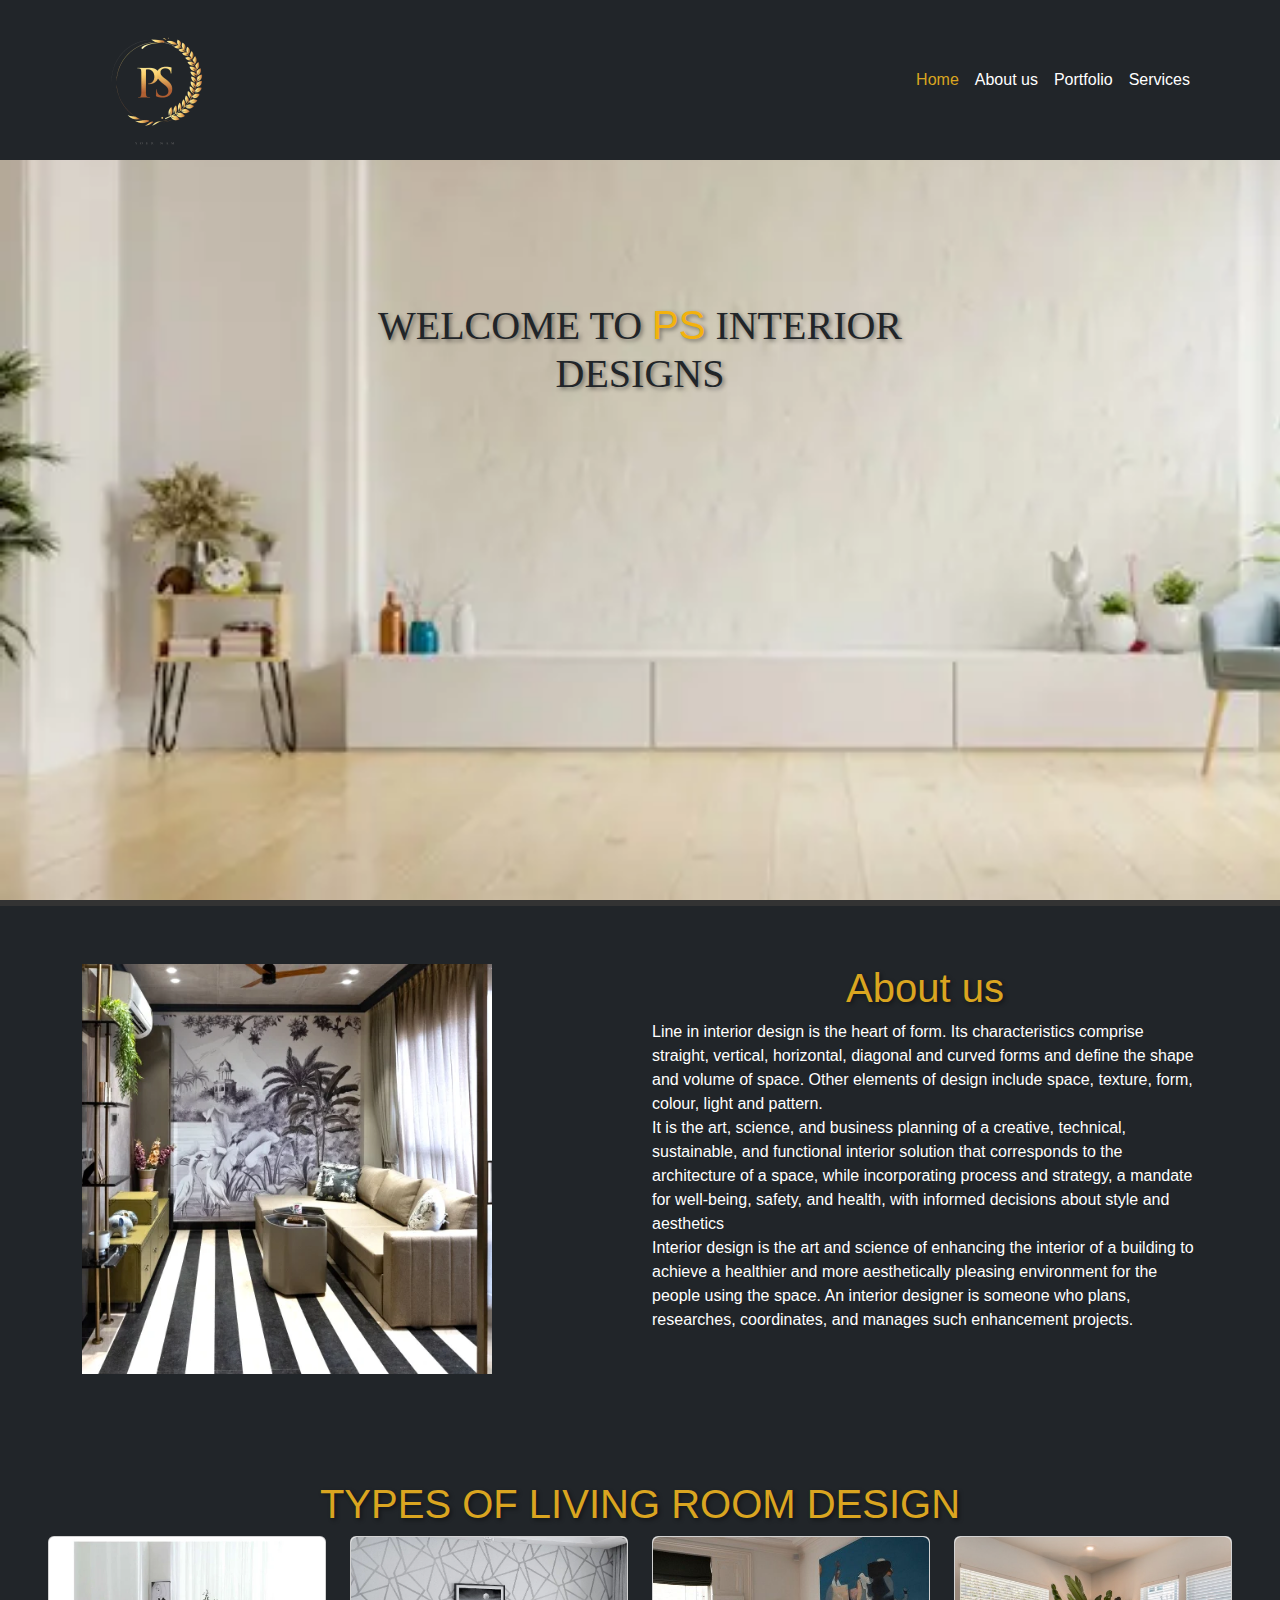
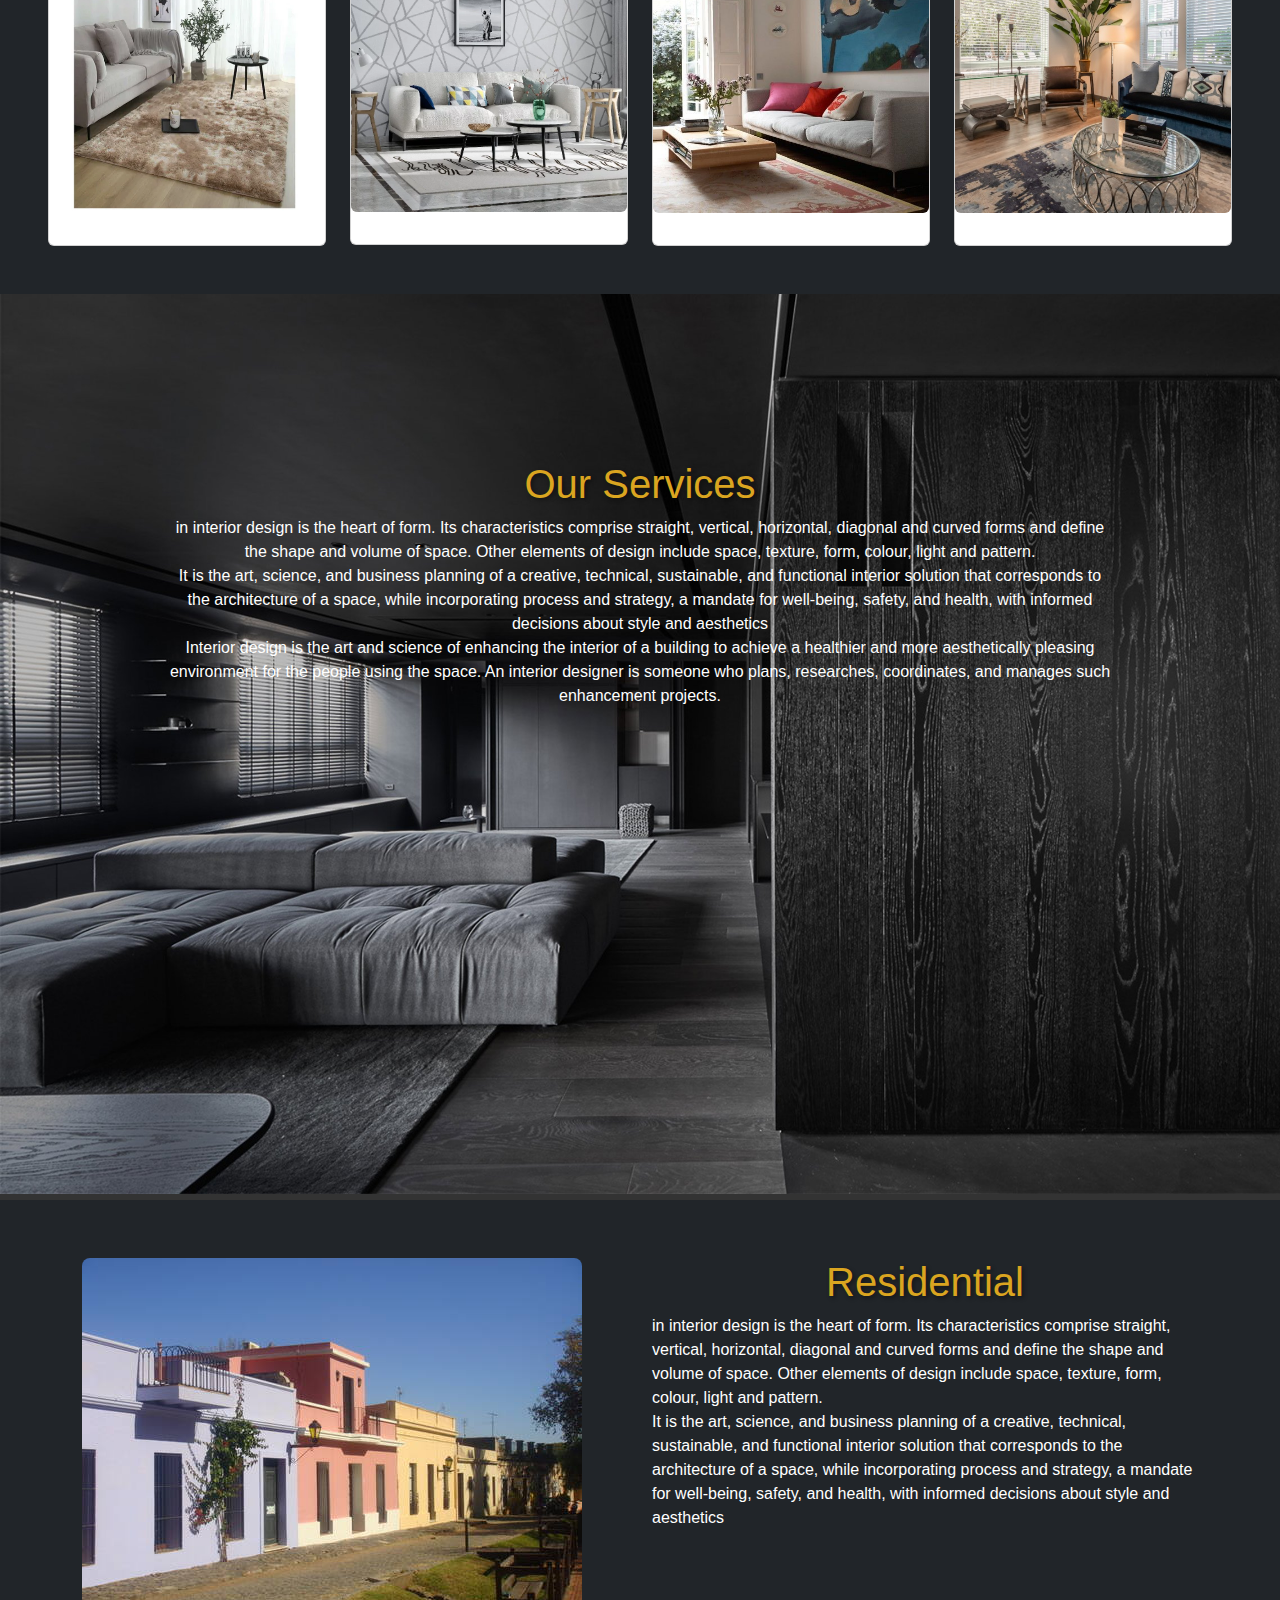
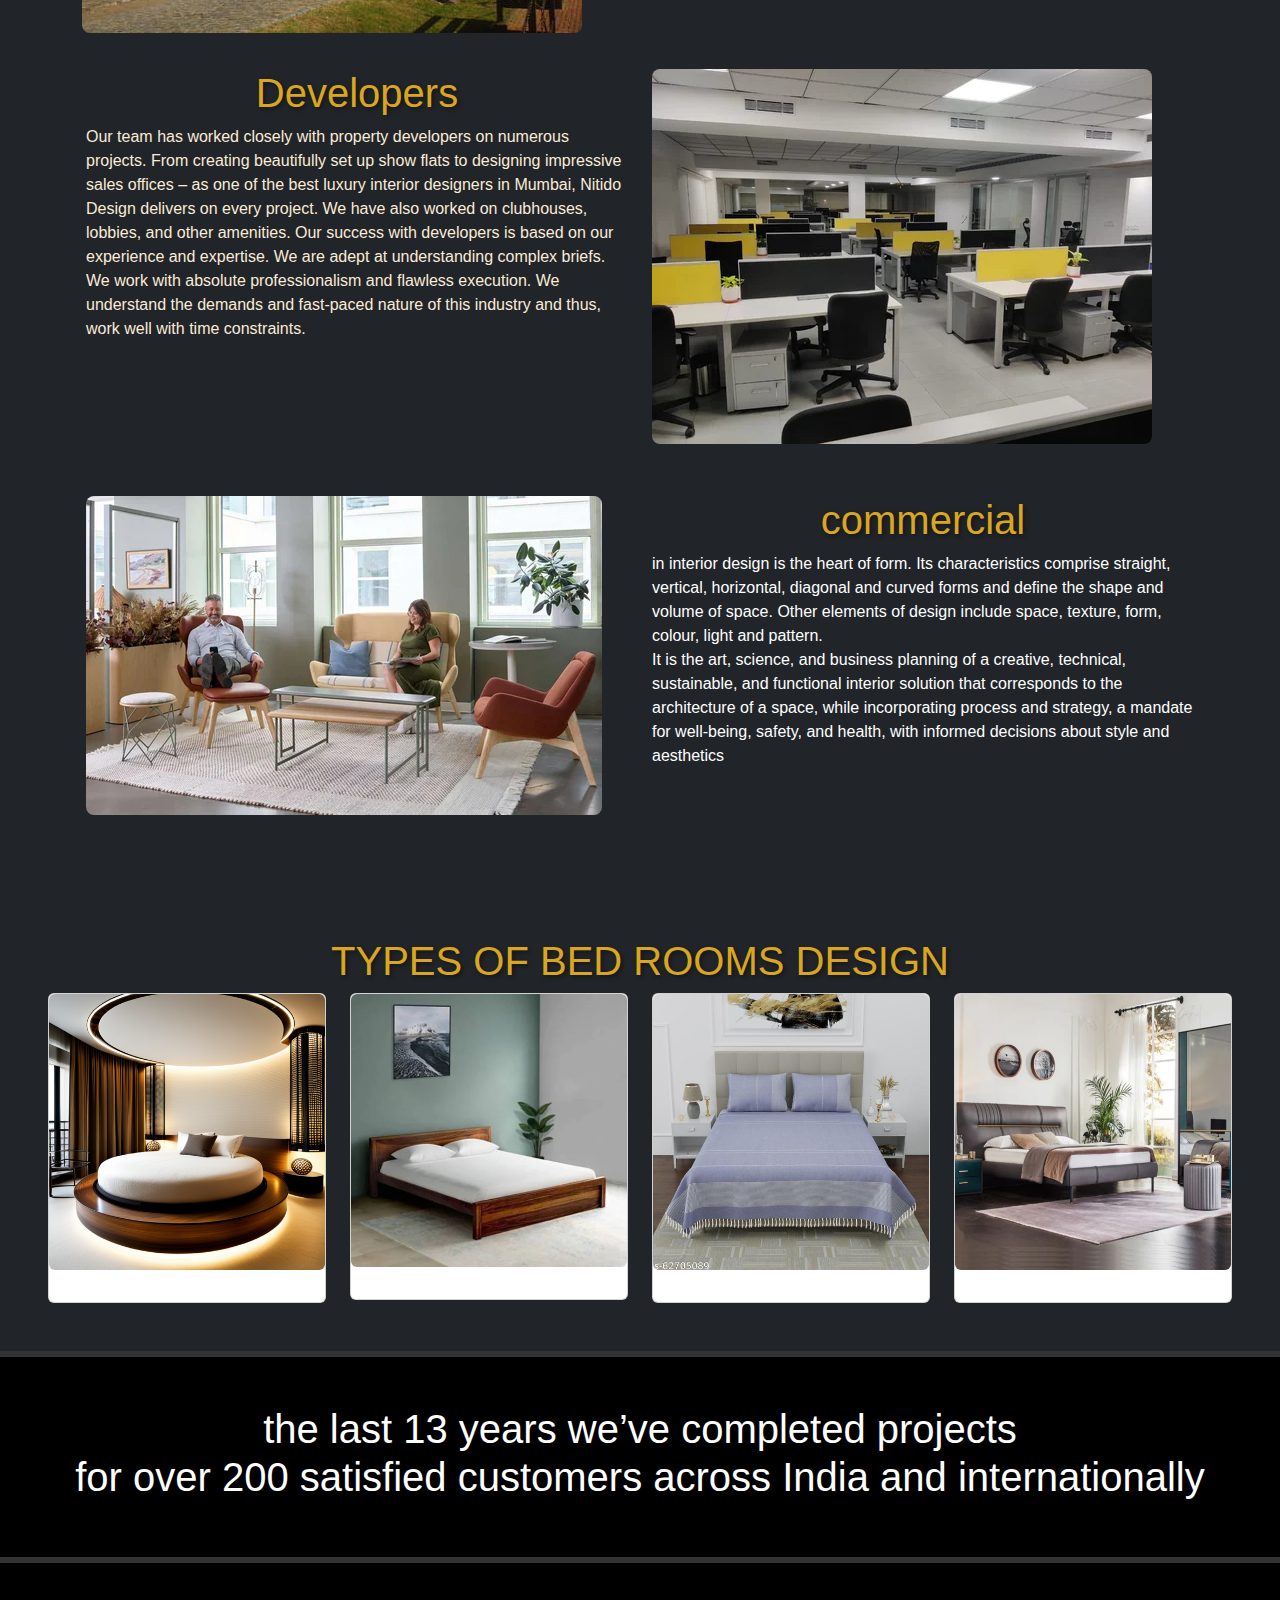
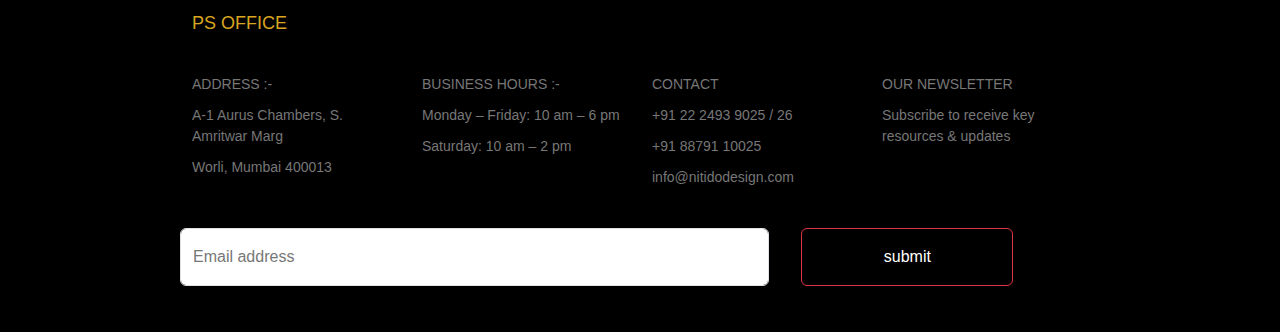
<file: index.html>
<!DOCTYPE html>
<html lang="en">
<head>
    <meta charset="UTF-8">
    <meta name="viewport" content="width=device-width, initial-scale=1.0">
    <title>Home</title>
    <link rel="stylesheet" href="index.css">
    <link rel="stylesheet" href="css/bootstrap.min.css">
</head>
<header >
    <nav class="navbar fixed-top navbar-expand-lg navbar-dark p-md-0 bg-dark">
        <div class="container">
          <a class="navbar-brand" href="#">
              <img src="assists/logo.png">
          </a>
          <button class="navbar-toggler d-lg-none" type="button" data-bs-toggle="collapse" data-bs-target="#collapsibleNavId" aria-controls="collapsibleNavId"
              aria-expanded="false" aria-label="Toggle navigation">
              <span style="color: white;"class="navbar-toggler-icon "></span>
          </button>
          <div class="collapse navbar-collapse " id="collapsibleNavId" >
              <ul class="navbar-nav ms-auto mb-2 mb-lg-0" >
                  <li class="nav-item" >
                      <a class="nav-link active" href="index.html" aria-current="page"><span style="color:goldenrod">Home</span> <span class="visually-hidden">(current)</span></a>
                  </li>
                  <li class="nav-item" >
                      <a class="nav-link" href="About.html"> <span style="color: white;"> About us </span></a>
                  </li>
                  <li class="nav-item">
                      <a class="nav-link" href="portfolio.html"> <span style="color: white;" > Portfolio</span>                 </a>
                  </li>
                  <li class="nav-item dropdown">
                      <a class="nav-link" href="services.html" ><span style="color: white;">Services</span>           </a>
              
                      </div>
                  </li>
              </ul>
               </nav>
</header>
<body>
    <section class="container-fluid bg2"> 
        <div  class="container" style=" padding: 24%;">
              <h1 style="font-family: cursive;">
                WELCOME TO <span style="color:rgb(243, 178, 13) ;">PS</span> INTERIOR DESIGNS
              </h1>
            </div>
      </section>  
    <section class="container-fluid bg-dark p-5 footer">
        <div class="container">
            <div class="row">
              <div class="col-12 col-lg-6 flex">
                <img src="assists/About.webp" class="w-75">
             </div> 
            <div class="col-12 col-lg-6 flex text-white">
            <div>
                <h1><span style="color: goldenrod;">About us</span></h1>
                <p>Line in interior design is the heart of form. Its characteristics comprise straight, vertical, horizontal, diagonal and curved forms and define the shape and volume of space. Other elements of design include space, texture, form, colour, light and pattern.
                    <br>It is the art, science, and business planning of a creative, technical, sustainable, and functional interior solution that corresponds to the architecture of a space, while incorporating process and strategy, a mandate for well-being, safety, and health, with informed decisions about style and aesthetics
                    <br>Interior design is the art and science of enhancing the interior of a building to achieve a healthier and more aesthetically pleasing environment for the people using the space. An interior designer is someone who plans, researches, coordinates, and manages such enhancement projects.
                </p>
            </div>
            </div> 
            </div>
        </div>
    </section>
    <section class="container-fluid bg-dark p-5 col-12">
        <div class="row">
            <h1><span style="color:goldenrod">TYPES OF LIVING ROOM DESIGN</span>      </h1>
            <div class="col-12 col-sm-12 col-md-6 col-lg-6 col-xl-3">
            <div class="card">
                <img class="card-img-top" src="assists/550-550 1.webp" alt="Title">
                <div class="card-body">
                </div>
            </div>
        </div>
        <div class="col-12 col-sm-12 col-md-6 col-lg-6 col-xl-3">
            <div class="card">
                <img class="card-img-top" src="assists/card 1.webp" alt="Title">
                <div class="card-body">
                </div>
            </div>
        </div>
        <div class="col-12 col-sm-12 col-md-6 col-lg-6 col-xl-3">
            <div class="card">
                <img class="card-img-top" src="assists/card 2.jpg" alt="Title">
                <div class="card-body">
                </div>
            </div>
        </div>
            <div class="col-12 col-sm-12 col-md-6 col-lg-6 col-xl-3" >
            <div class="card">
                <img class="card-img-top" src="assists/card 4.jpg" alt="Title">
                <div class="card-body">
                </div>
            </div>
        </div>
    </div>
    </section>
    <section class="container-fluid  bg-black p-5 bg3 ">
        <div class="row" style="text-align: center; padding: 10%; ">
            <h1><span style="color: goldenrod;">Our Services</span></h1>
            <p> <span style="color: white;"> in interior design is the heart of form. Its characteristics comprise straight, vertical, horizontal, diagonal and curved forms and define the shape and volume of space. Other elements of design include space, texture, form, colour, light and pattern.
                <br>It is the art, science, and business planning of a creative, technical, sustainable, and functional interior solution that corresponds to the architecture of a space, while incorporating process and strategy, a mandate for well-being, safety, and health, with informed decisions about style and aesthetics
                <br>Interior design is the art and science of enhancing the interior of a building to achieve a healthier and more aesthetically pleasing environment for the people using the space. An interior designer is someone who plans, researches, coordinates, and manages such enhancement projects.</span>
            </p>
        </div>
    </section>
   
    <section class="container-fluid bg-dark p-5 footer " >
        <div class="container">
            <div class="row">
              <div class="col-12 col-lg-6 flex">
                <img src="assists/residential.jpg" class="w-100%" style="border-radius: 8px;">
             </div> 
            <div class="col-12 col-lg-6 flex text-white ">
            <div >
                    <div>
                        <h1><span style="color: goldenrod;">Residential</span></h1>
                        <p class="card-text"><span> in interior design is the heart of form. Its characteristics comprise straight, vertical, horizontal, diagonal and curved forms and define the shape and volume of space. Other elements of design include space, texture, form, colour, light and pattern.
                            <br>It is the art, science, and business planning of a creative, technical, sustainable, and functional interior solution that corresponds to the architecture of a space, while incorporating process and strategy, a mandate for well-being, safety, and health, with informed decisions about style and aesthetics</span>
                        </p>
                    </div>
                </div>
            </div>
            </div> 
            </div>
        </div>
        <div class="container p-3 ">
            <div class="row">
            <div class="col-12 col-lg-6 flex">
            <div>
                    <div>
                        <h1><span style="color: goldenrod;">Developers</span></h1>
                        <p class="card-text"><span style="color: antiquewhite;text-align:right;"> Our team has worked closely with property developers on numerous projects. From creating beautifully set up show flats to designing impressive sales offices – as one of the best luxury interior designers in Mumbai, Nitido Design delivers on every project. We have also worked on clubhouses, lobbies, and other amenities. Our success with developers is based on our experience and expertise. We are adept at understanding complex briefs. We work with absolute professionalism and flawless execution. We understand the demands and fast-paced nature of this industry and thus, work well with time constraints.
                            <br></span>
                        </p>
                    </div>
                </div>
            </div>
            <div class="col-12 col-lg-6 flex">
                <img src="assists/img3.webp" class="w-100% " style="border-radius: 8px;">
             </div> 
            </div> 
            </div>
        </div>
        <div class="container p-3">
            <div class="row">
              <div class="col-12 col-lg-6 flex">
                <img src="assists/commercial.jpg" class="w-100%"style="border-radius: 8px;">
             </div> 
            <div class="col-12 col-lg-6 flex text-white ">
            <div >
                    <div>
                        <h1><span style="color: goldenrod;">commercial</span></h1>
                        <p class="card-text"><span> in interior design is the heart of form. Its characteristics comprise straight, vertical, horizontal, diagonal and curved forms and define the shape and volume of space. Other elements of design include space, texture, form, colour, light and pattern.
                            <br>It is the art, science, and business planning of a creative, technical, sustainable, and functional interior solution that corresponds to the architecture of a space, while incorporating process and strategy, a mandate for well-being, safety, and health, with informed decisions about style and aesthetics</span>
                        </p>
                    </div>
                </div>
            </div>
            </div> 
            </div>
        </div>
        </div>
       
           
        </div>
    </section>
    <section class="container-fluid bg-dark p-5 col-12">
        <div class="row">
            <h1><span style="color:goldenrod">TYPES OF BED ROOMS DESIGN</span>      </h1>
            <div class="col-12 col-sm-12 col-md-6 col-lg-6 col-xl-3">
            <div class="card">
                <img class="card-img-top" src="assists/bed room 1.jpeg" alt="Title">
                <div class="card-body">
                </div>
            </div>
        </div>
        <div class="col-12 col-sm-12 col-md-6 col-lg-6 col-xl-3">
            <div class="card">
                <img class="card-img-top" src="assists/bed room 2.jpg" alt="Title">
                <div class="card-body">
                </div>
            </div>
        </div>
        <div class="col-12 col-sm-12 col-md-6 col-lg-6 col-xl-3">
            <div class="card">
                <img class="card-img-top" src="assists/bed room 3.jfif" alt="Title">
                <div class="card-body">
                </div>
            </div>
        </div>
            <div class="col-12 col-sm-12 col-md-6 col-lg-6 col-xl-3" >
            <div class="card">
                <img class="card-img-top" src="assists/bed room 4.jpeg" alt="Title">
                <div class="card-body">
                </div>
            </div>
        </div>
    </div>
    </section>
        <section class="container-fluid bg-black p-5 footer">
        <div id="h1">
            <h1>
                <span style="color: white;"> the last 13 years we’ve completed projects<br>
           for over 200 satisfied customers across India and internationally </span>
            </h1>
        </div>
    </section>
    <section>
        <div class="footer">
            <h2><span style="color: goldenrod;">PS OFFICE</span></h2>
            <div class="row">
                <div class="col">
                    <a href="#">ADDRESS :-</a>
                    <a href="#">A-1 Aurus Chambers, S. Amritwar Marg</a>
                    <a href="#">Worli, Mumbai 400013</a>
                </div>
                <div class="col">
                    <a href="#">BUSINESS HOURS :-</a>
                    <a href="#">Monday – Friday: 10 am – 6 pm</a>
                    <a href="#">Saturday: 10 am – 2 pm </a>
                </div>
                <div class="col">
                    <a href="#">CONTACT</a>
                    <a href="#">+91 22 2493 9025 / 26</a>
                    <a href="#">+91 88791 10025</a>
                    <a href="#">info@nitidodesign.com</a>
                </div>
                <div class="col">
                    <a href="#">OUR NEWSLETTER</a>
                    <a href="#">Subscribe to receive key resources & updates</a>
                </div>
                <div class="row">
                    <div class="col-8 mx-auto col-lg-8">
                        <div class="form-floating mb-3">
                    <input type="email" class="form-control" id="floatingInput" placeholder="name@example.com">
                    <label for="floatingInput">Email address</label>
                </div>
                </div>
                <div class="col-8 mx-auto col-lg-4">
                    <button class="btn btn-outline-danger my-2 my-sm-0 m-2 p-3 text-white w-75" type="submit">submit</button>
                </div>
            </div>
          </div>
          </div>
    </section>
    <script  src="js/bootstrap.bundle.min.js"></script>
</body>
</html>
</file>
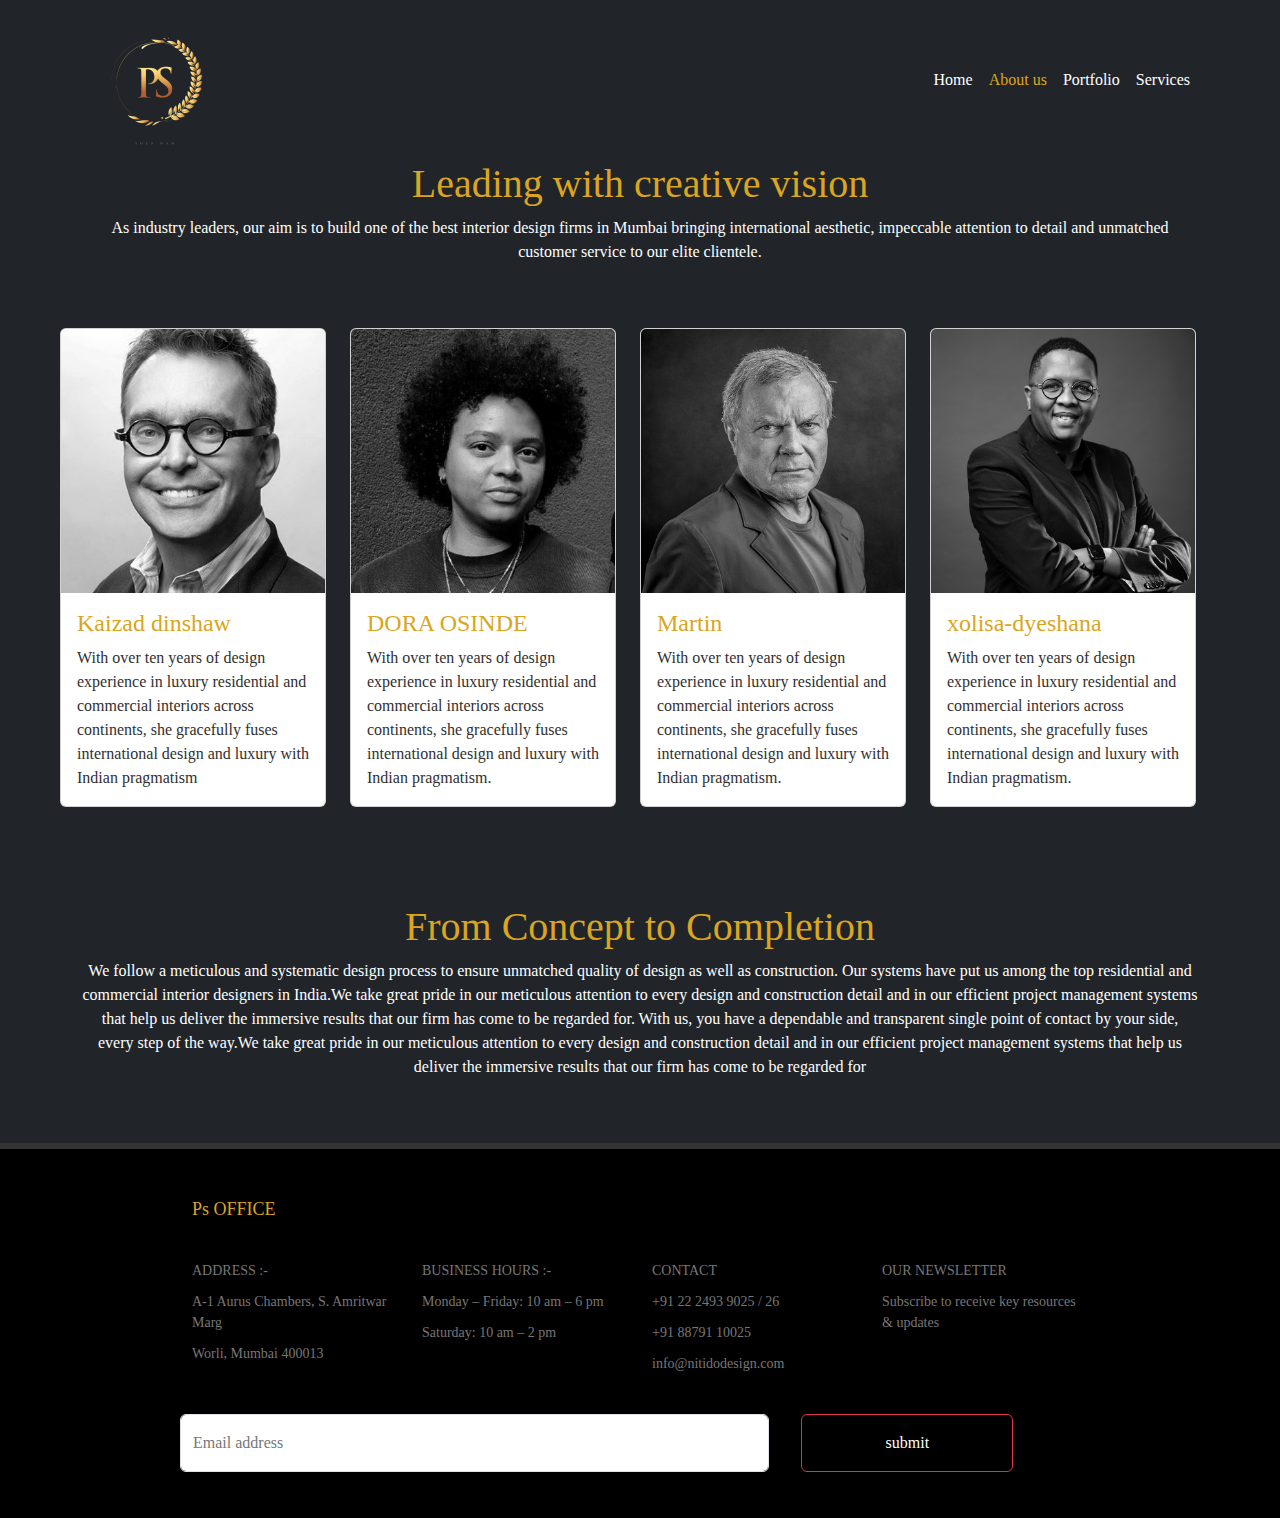
<file: About.html>
<!DOCTYPE html>
<html lang="en">
<head>
    <meta charset="UTF-8">
    <meta name="viewport" content="width=device-width, initial-scale=1.0">
    <title>About.us</title>
    <link rel="stylesheet" href="About.css">
    <link rel="stylesheet" href="css/bootstrap.min.css">
</head>
<header>
    <nav class="navbar  navbar-expand-md navbar-dark p-md-0  bg-dark">
        <div class="container">
          <a class="navbar-brand" href="#">
              <img src="assists/logo.png">
          </a>
          <button class="navbar-toggler d-lg-none" type="button" data-bs-toggle="collapse" data-bs-target="#collapsibleNavId" aria-controls="collapsibleNavId"
              aria-expanded="false" aria-label="Toggle navigation">
              <span style="color: white;"class="navbar-toggler-icon "></span>
          </button>
          <div class="collapse navbar-collapse " id="collapsibleNavId" >
              <ul class="navbar-nav ms-auto mb-2 mb-lg-0" >
                  <li class="nav-item" >
                      <a class="nav-link active" href="index.html" aria-current="page"><span style="color: white;">Home</span> <span class="visually-hidden">(current)</span></a>
                  </li>
                  <li class="nav-item" >
                      <a class="nav-link" href="About.html"> <span style="color: goldenrod"> About us </span></a>
                  </li>
                  <li class="nav-item">
                      <a class="nav-link" href="portfolio.html"> <span style="color: white;"> Portfolio</span>                 </a>
                  </li>
                  <li class="nav-item dropdown">
                      <a class="nav-link" href="services.html" ><span style="color: white;">Services</span>           </a>

                      </div>
                  </li>
              </ul>
            </nav>
  </header>
<body>
    <section class="bg-dark container-fluid">
        <div style="text-align: center;" >
            <h1><span style="color:goldenrod;">
                Leading with creative vision</span>
            </h1>
            <div class="container">
            <p><span style="color: white;">As industry leaders, our aim is to build one of the best interior design firms in Mumbai bringing international aesthetic, impeccable attention to detail and unmatched customer service to our elite clientele.</span></p>
            </div>
        </div>
           <div class="row container-fluid p-5">
            <div class="col-12 col-sm-12 col-md-8 col-lg-6 col-xl-3">
              <div class="card">
                <img class="card-img-top" src="assists/no 1.jpg" alt="Title">
                <div class="card-body " style="color: rgb(49, 48, 48);">
                    <h4 class="card-title"><span style="color: goldenrod;">Kaizad dinshaw</span></h4>
                    <p class="card-text"><span >With over ten years of design experience in luxury residential and commercial interiors across continents, she gracefully fuses international design and luxury with Indian pragmatism </span>
                    </p>
                </div>
              </div>
            </div>
                <div class="col-12 col-sm-12 col-md-8 col-lg-6 col-xl-3">
                  <div class="card">
                    <img class="card-img-top" src="assists/no 2.jpg" alt="Title">
                    <div class="card-body " style="color: rgb(49, 48, 48);">
                        <h4 class="card-title"><span style="color: goldenrod;">DORA OSINDE</span></h4>
                        <p class="card-text"><span>With over ten years of design experience in luxury residential and commercial interiors across continents, she gracefully fuses international design and luxury with Indian pragmatism.
                          
                        </span></p>
                    </div>
                  </div>
                </div>
                <div class="col-12 col-sm-12 col-md-8 col-lg-6 col-xl-3">
                    <div class="card">
                      <img class="card-img-top" src="assists/martin-sorrell.jpeg" alt="Title">
                      <div class="card-body " style="color: rgb(49, 48, 48);">
                          <h4 class="card-title"><span style="color: goldenrod;">Martin</span></h4>
                          <p class="card-text"><span>With over ten years of design experience in luxury residential and commercial interiors across continents, she gracefully fuses international design and luxury with Indian pragmatism.
                             
                          </span></p>
                      </div>
                    </div>
                  </div>
                  <div class="col-12 col-sm-12 col-md-8 col-lg-6 col-xl-3">
                    <div class="card">
                      <img class="card-img-top" src="assists/xolisa-dyeshana.jpeg" alt="Title">
                      <div class="card-body " style="color: rgb(49, 48, 48);">
                          <h4 class="card-title"><span style="color: goldenrod;">xolisa-dyeshana</span></h4>
                          <p class="card-text"><span>With over ten years of design experience in luxury residential and commercial interiors across continents, she gracefully fuses international design and luxury with Indian pragmatism.
                            
                          </span></p>
                      </div>
                    </div>
                  </div>
        </div>
       
        
           
            </div>
        </section>
        <section class="bg-dark container-fluid p-5">
            <div  style="text-align: center;">
                <h1><span style="color:goldenrod;">
                    From Concept to Completion</span>
                </h1>
                <div class="container">
                <p><span style="color: white; text-align: center;">We follow a meticulous and systematic design process to ensure unmatched quality of design as well as construction. Our systems have put us among the top residential and commercial interior designers in India.We take great pride in our meticulous attention to every design and construction detail and in our efficient project management systems that help us deliver the immersive results that our firm has come to be regarded for. With us, you have a dependable and transparent single point of contact by your side, every step of the way.We take great pride in our meticulous attention to every design and construction detail and in our efficient project management systems that help us deliver the immersive results that our firm has come to be regarded for</span></p>
                </div>
            </div>
        </section>
        <section>
            <div class="footer">
                <h2><span style="color: goldenrod;">Ps OFFICE</span></h2>
                <div class="row">
                    <div class="col">
                        <a href="#">ADDRESS :-</a>
                        <a href="#">A-1 Aurus Chambers, S. Amritwar Marg</a>
                        <a href="#">Worli, Mumbai 400013</a>
                    </div>
                    <div class="col">
                        <a href="#">BUSINESS HOURS :-</a>
                        <a href="#">Monday – Friday: 10 am – 6 pm</a>
                        <a href="#">Saturday: 10 am – 2 pm </a>
                    </div>
                    <div class="col">
                        <a href="#">CONTACT</a>
                        <a href="#">+91 22 2493 9025 / 26</a>
                        <a href="#">+91 88791 10025</a>
                        <a href="#">info@nitidodesign.com</a>
                    </div>
                    <div class="col">
                        <a href="#">OUR NEWSLETTER</a>
                        <a href="#">Subscribe to receive key resources & updates</a>
                    </div>
                    <div class="row">
                        <div class="col-8 mx-auto col-lg-8">
                            <div class="form-floating mb-3">
                        <input type="email" class="form-control" id="floatingInput" placeholder="name@example.com">
                        <label for="floatingInput">Email address</label>
                    </div>
                    </div>
                    <div class="col-8 mx-auto col-lg-4">
                        <button class="btn btn-outline-danger my-2 my-sm-0 m-2 p-3 text-white w-75" type="submit">submit</button>
                    </div>
                </div>
              </div>
              </div>
        </section>
    
</body>
</html>
</file>
<file: index.css>
ul ,li{
    text-align: right; 
    

}
.Pushpa{
    text-align: center;
}
*{
    box-sizing: border-box;
    font-family: 'Segoe UI', Tahoma, Geneva, Verdana, sans-serif;
}
.footer{
    padding: 50px 15% 10px;
    border-top: 6px solid #333;
    color: #777;
    background-color: black;
}
.footer h2{
    font-size: 18px;
    font-weight: 400;
    margin-bottom: 30px;
}
.footer .col{
    flex-basis: 25%;
    flex-grow: 1;
    margin-bottom: 20px;
}
.footer .col a{
    display: block;
    text-decoration: none;
    color: #777;
    font-size: 14px;
    margin-bottom: 10px;
}
.footer .row{
    align-items: flex-start;
    padding: 10px 0;
}
.footer .language-btn{
   background-color: #333;
   text-align: center;
   color: #fff;
   border: 1px solid white;
    padding: 10px 20px;
    border-radius: 3px;
}
.copyright-txt{
    font-size: 14px;
    margin-top: 20px;
    margin-bottom: 10px;
}
.bg2{
    background-image: url(assists/pushpa.jpg);
    
    background-size: cover;
    height: 100vh;
    animation-name: example;
    animation-duration: 8s;
    
}
.dark{
    width: cover;
    height: 100vh;
    background-color: rgba(26, 25, 25, 0.377);
}
.bg3{
    background-image: url(assists/satya.jpg);
    background-position-y: center;
    background-repeat: no-repeat;
    background-size: cover;
    height: 100vh;
}
.card img{
   border-radius: 6px;
   border-style: white;
}
.card:hover{
    transform: scale(1.1);
}
h1 {
    color: white;
    text-shadow: 2px 2px 4px #0000006e;
    text-align: center;
  }
@keyframes example {
    0%   {background-image: url(assists/1111);}
    25%  {background-image: url(assists/4444.jpg);}
    50%  {background-image : url(assists/2222.jpg)}
    100% {background-image:url(assists/33333.jpg);}
  }
</file>
<file: About.css>
*{
     box-sizing: border-box;
     font-family: Cambria, Cochin, Georgia, Times, 'Times New Roman', serif;
}
.background-image{
     width: 500%;
     height: 200%;
}
.footer{
    padding: 50px 15% 10px;
    border-top: 6px solid #333;
    color: #777;
    background-color: black;
}
.footer h2{
    font-size: 18px;
    font-weight: 400;
    margin-bottom: 30px;
}
.footer .col{
    flex-basis: 25%;
    flex-grow: 1;
    margin-bottom: 20px;
}
.footer .col a{
    display: block;
    text-decoration: none;
    color: #777;
    font-size: 14px;
    margin-bottom: 10px;
}
.footer .row{
    align-items: flex-start;
    padding: 10px 0;
}
.footer .language-btn{
   background-color: #333;
   text-align: center;
   color: #fff;
   border: 1px solid white;
    padding: 10px 20px;
    border-radius: 3px;
}
.copyright-txt{
    font-size: 14px;
    margin-top: 20px;
    margin-bottom: 10px;
}
</file>
